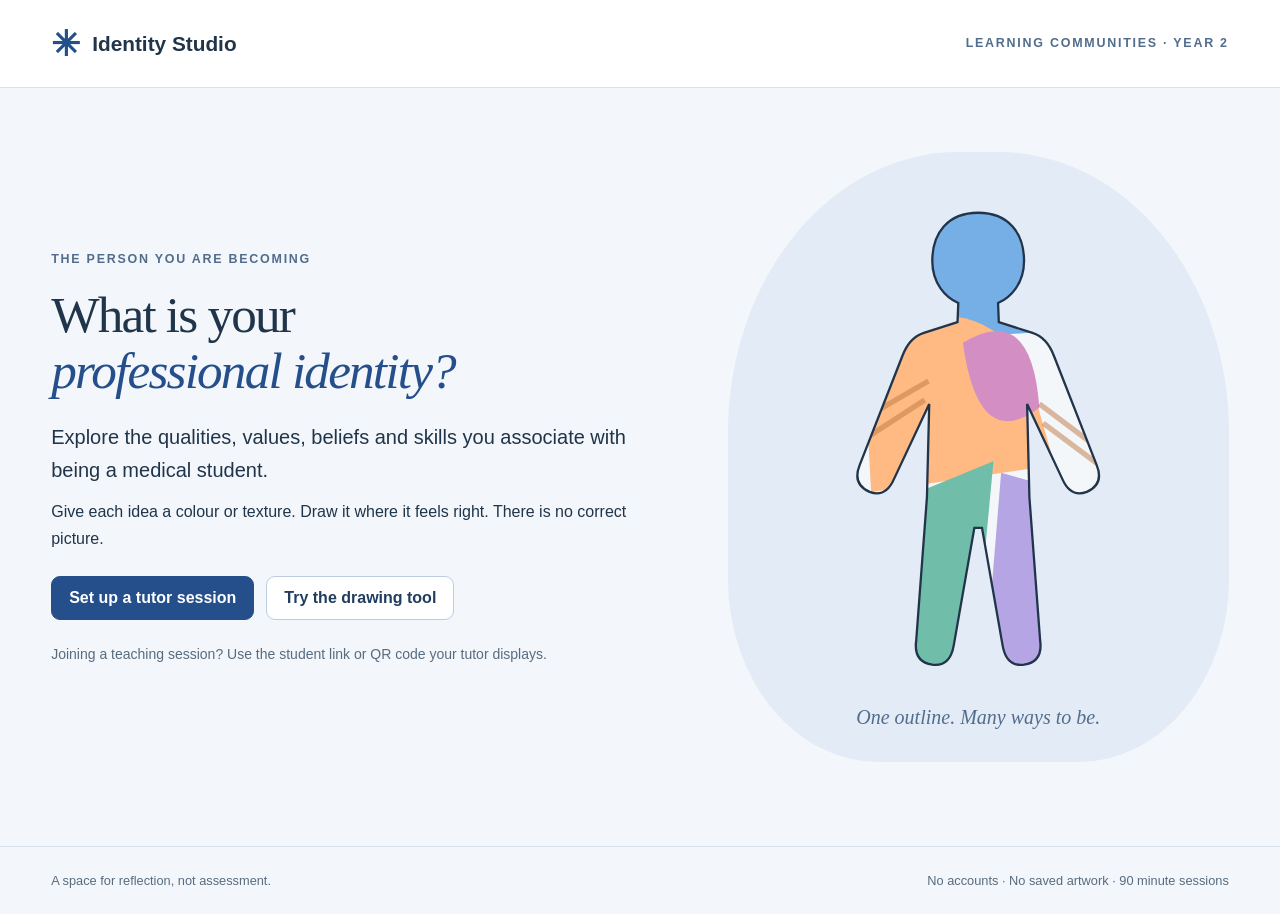
<file: professional-identity/index.html>
<!doctype html>
<html lang="en-GB">
<head>
<meta charset="utf-8"><meta name="viewport" content="width=device-width, initial-scale=1">
<meta name="referrer" content="no-referrer"><meta name="robots" content="noindex,nofollow,noarchive">
<meta http-equiv="Content-Security-Policy" content="default-src 'self'; script-src 'self'; style-src 'self'; img-src 'self' data: blob:; connect-src 'self' https://0.peerjs.com wss://0.peerjs.com; object-src 'none'; base-uri 'none'; form-action 'none'">
<title>Professional Identity Studio</title>
<meta name="description" content="A space to explore the qualities, values, beliefs and skills you bring to medicine.">
<link rel="stylesheet" href="style.css?v=turn2"><script defer src="vendor/peerjs.min.js"></script><script defer src="vendor/qrcode.js"></script><script defer src="app.js?v=turn2"></script>
</head>
<body>
<header><a class="brand" href="./"><span class="brand-icon" aria-hidden="true">✳</span> Identity Studio</a><span class="eyebrow">LEARNING COMMUNITIES · YEAR 2</span><span id="sessionClock" class="clock" hidden></span></header>
<main>
<section id="welcome" class="welcome">
<div class="intro"><p class="eyebrow">THE PERSON YOU ARE BECOMING</p><h1>What is your<br><em>professional identity?</em></h1><p class="lead">Explore the qualities, values, beliefs and skills you associate with being a medical student.</p><p>Give each idea a colour or texture. Draw it where it feels right. There is no correct picture.</p><div class="actions"><button id="openTutor" class="primary">Set up a tutor session</button><button id="tryDrawing">Try the drawing tool</button></div><p class="small">Joining a teaching session? Use the student link or QR code your tutor displays.</p></div>
<div class="welcome-art" aria-hidden="true"><svg viewBox="0 0 500 680"><defs><clipPath id="welcomePerson"><path d="M250 35 C210 35 190 62 190 98 C190 128 208 146 224 153 L223 178 L179 192 Q160 198 151 222 L95 365 Q85 390 108 400 Q129 408 140 383 L186 285 L183 407 L169 594 Q165 622 190 626 Q213 629 218 601 L245 447 L255 447 L282 601 Q287 629 310 626 Q335 622 331 594 L317 407 L314 285 L360 383 Q371 408 392 400 Q415 390 405 365 L349 222 Q340 198 321 192 L277 178 L276 153 C292 146 310 128 310 98 C310 62 290 35 250 35Z"/></clipPath></defs><g clip-path="url(#welcomePerson)"><rect width="500" height="680" fill="#f4f7fa"/><path d="M160 0 L380 0 L345 190 L200 200Z" fill="#76aee6"/><path d="M100 215 Q220 120 310 225 L350 365 L110 400Z" fill="#ffb982"/><path d="M230 205 Q320 150 330 290 Q250 350 230 205" fill="#d38fc4"/><path d="M160 405 L270 360 L240 680 L130 680Z" fill="#70bdaa"/><path d="M280 375 L370 400 L380 680 L255 680Z" fill="#b6a5e5"/><path d="M90 310 L185 255 M95 335 L180 280 M330 285 L410 345 M335 310 L415 370" stroke="#bd7843" stroke-width="7" opacity=".5"/></g><path d="M250 35 C210 35 190 62 190 98 C190 128 208 146 224 153 L223 178 L179 192 Q160 198 151 222 L95 365 Q85 390 108 400 Q129 408 140 383 L186 285 L183 407 L169 594 Q165 622 190 626 Q213 629 218 601 L245 447 L255 447 L282 601 Q287 629 310 626 Q335 622 331 594 L317 407 L314 285 L360 383 Q371 408 392 400 Q415 390 405 365 L349 222 Q340 198 321 192 L277 178 L276 153 C292 146 310 128 310 98 C310 62 290 35 250 35Z" fill="none" stroke="#22344a" stroke-width="3"/></svg><span class="art-caption">One outline. Many ways to be.</span></div>
</section>
<section id="tutorSetup" hidden class="panel setup"><p class="eyebrow">TUTOR SPACE</p><h1>Make room for reflection.</h1><p>Start a 90 minute session for up to 12 students. Only this tutor tab receives the gallery.</p><div class="notice"><strong>Keep this tab open and your device awake.</strong><p>There is no saved gallery. Refreshing or closing this tab ends your access to it. Use “End and delete” before leaving.</p></div><p>Students need no account. Share only the student link generated after starting.</p><div class="notice"><h2>Connection settings</h2><label for="connectionMode">Connection method</label><select id="connectionMode"><option value="relay" selected>TURN relay · university network trial</option><option value="direct">Direct connection · original mode</option></select><div id="relaySettings"><p>Use a TURN service with temporary session credentials. For restricted networks, choose TURNS over TCP on port 443.</p><label for="relayConfig">TURN configuration (ICE servers array or snippet)</label><textarea id="relayConfig" autocomplete="off" spellcheck="false" rows="5" placeholder="Paste Show ICE Servers Array here. JSON or JavaScript snippets are accepted."></textarea><p class="small">Never paste an account API key or account password. These relay credentials are shared with students through the session link. Use short-lived, limited credentials that cover the session. They are kept only in this tab and participating student tabs, and are not saved to GitHub.</p><button id="testRelay" type="button">Test relay on this device</button><p id="relayTestStatus" role="status"></p></div></div><details><summary>Privacy and connection information</summary><p>Drawings and explanations stay in browser memory and travel to the tutor through encrypted WebRTC connections. In TURN relay mode, encrypted traffic passes through your selected relay provider. No artwork is stored in an app database or uploaded to GitHub. PeerJS Cloud handles connection signalling, and Google STUN helps direct-mode devices connect. These providers, the relay provider and the website host process connection information, including IP addresses. Relay provider logging and retention depend on the service you choose. Peer connections also expose network addresses to the other connected device. No analytics, cookies or browser storage are used by this app.</p><p>All active tabs clear the activity after 90 minutes, or when they receive “End and delete”. A disconnected or suspended device cannot be remotely erased; it clears on expiry when its page next runs. Screenshots and browser or device recovery are outside the app’s control.</p><p>TURN relay mode forces submissions through the configured relay so you can test it explicitly. Direct mode uses the original connection method without a relay. Some university networks block WebRTC or PeerJS signalling entirely. Test a student submission on the teaching network before starting the activity; a successful relay reachability test alone does not prove submissions work.</p></details><button id="startSession" class="primary">Start 90 minute session</button><p id="setupStatus" role="status"></p></section>
<section id="tutor" hidden>
<div class="section-heading"><div><p class="eyebrow">THE GROUP PORTRAIT</p><h1>Different people.<br><em>Shared profession.</em></h1></div><div class="actions"><button id="toggleInvites">Show student link</button><button id="lockSession">Pause submissions</button><button id="endSession" class="danger">End and delete</button></div></div>
<div id="invite" class="invite panel"><div><h2>Join the room</h2><p>Scan the QR code or open this student link.</p><label for="studentLink">Student link</label><div class="copy-row"><input id="studentLink" readonly><button id="copyLink">Copy link</button></div><p class="small">Share in the room only. Keep this tutor tab open.</p></div><div id="qr" aria-label="Student session QR code"></div></div>
<div class="gallery-bar"><p id="galleryCount" aria-live="polite">0 of 12 submitted</p><p id="tutorStatus" role="status">Waiting for students to join.</p></div><div id="gallery" class="gallery"></div>
<div id="galleryEmpty" class="empty panel"><h2>A space for every perspective.</h2><p>Submitted people will appear here. Select a person to explore their colours and explanations.</p></div>
<details class="prompts panel"><summary>Prompts for discussion</summary><p>What made you choose that colour or texture? Why did you place it there? Which parts feel most important? What feels shared across the group? What is still developing?</p><p>Invite students to explain their own picture. Avoid interpreting a colour or body area on their behalf. Students can pass on sharing an explanation.</p></details>
</section>
<section id="student" hidden>
<div class="section-heading"><div><p class="eyebrow" id="studentName">YOUR REFLECTION</p><h1>What makes you <em>you?</em></h1><p>What qualities, values, beliefs and skills do you associate with being a medical student?</p></div><div id="connectionStatus" class="connection" role="status">Drawing practice</div></div>
<p class="privacy-note"><strong>Keep it anonymous.</strong> Before you draw, check that the status says “Connected”. Do not include names, patient details or information you would not want discussed with the group.</p>
<div class="workspace"><aside class="tools panel"><h2>Your palette</h2><p class="small">Choose a colour, then draw inside the outline.</p><div id="swatches" class="swatches"></div><label for="customColour">Custom colour</label><input type="color" id="customColour" value="#467ccc"><label for="texture">Texture</label><select id="texture"><option value="solid">Solid</option><option value="stripes">Stripes</option><option value="dots">Dots</option><option value="cross">Crosshatch</option></select><label for="brush">Brush size <output id="brushValue">24</output></label><input id="brush" type="range" min="4" max="90" value="24"><div class="tool-row"><button id="paintTool" aria-pressed="true">Paint</button><button id="eraseTool" aria-pressed="false">Erase</button></div><div class="tool-row"><button id="undo">Undo</button><button id="redo">Redo</button></div><button id="clearDrawing">Clear drawing</button><p class="small">Use a finger, mouse or stylus. The outline stays intact.</p></aside>
<div class="drawing-panel panel"><div class="canvas-heading"><span>YOUR PROFESSIONAL IDENTITY</span><span id="practiceBadge">EXPLORATION, NOT ASSESSMENT</span></div><canvas id="person" width="500" height="680" tabindex="0" aria-label="Human outline drawing canvas. Paint using touch, mouse or stylus. Alternatively describe your colour choices in the explanation."></canvas><p class="small canvas-foot">Choose the size and position of each idea. There is no correct picture.</p></div>
<aside class="reflection panel"><h2>Give your colours meaning.</h2><p class="small">Choose a colour and texture, then add a label. You decide what each represents.</p><form id="legendForm" autocomplete="off"><label for="meaning">This colour represents…</label><input id="meaning" maxlength="90" placeholder="A value, belief, quality or skill"><button id="addMeaning" type="submit">Add palette label</button></form><ul id="legend" class="legend"></ul><label for="explanation">Anything you would like to explain? <span class="small">Optional</span></label><textarea autocomplete="off" id="explanation" maxlength="1500" rows="5" placeholder="Why this colour? Why this part of the person?"></textarea><p class="small">You can also use this space instead of drawing.</p><button id="submitDrawing" class="primary" disabled>Submit to tutor</button><p id="submitStatus" role="status" class="small">Practice only. Nothing will be sent.</p><button id="reconnect" hidden>Reconnect to tutor</button></aside></div>
<details class="panel prompts"><summary>Need a starting point?</summary><p>Think about what you bring to being a medical student, what matters to you, and what you are learning to become. Let the size, position, colour or texture express the meaning you choose.</p></details>
</section>
<section id="ended" class="panel setup" hidden><p class="eyebrow">SESSION CLOSED</p><h1>A reflection for today.</h1><p id="endedMessage">This session has ended. The activity has been cleared from this page.</p><p>No gallery or artwork is saved by this app.</p></section>
</main>
<footer><span>A space for reflection, not assessment.</span><span>No accounts · No saved artwork · 90 minute sessions</span></footer>
<dialog id="zoom"><button id="closeZoom" class="close" aria-label="Close enlarged person">Close</button><div class="zoom-layout"><img id="zoomImage" alt="Enlarged professional identity drawing"><div><p class="eyebrow">A DIFFERENT PERSPECTIVE</p><h2 id="zoomName"></h2><ul id="zoomLegend" class="legend"></ul><p id="zoomExplanation"></p><p class="small">What made you choose these colours and positions?</p><div class="actions"><button id="previousPerson">Previous person</button><button id="nextPerson">Next person</button></div></div></div></dialog>
<dialog id="confirmEnd"><h2>End this session and clear the work?</h2><p>The gallery will be cleared and connected students will be told to clear their pages. This cannot be undone.</p><p class="small">Offline devices clear on expiry when their page next runs.</p><div class="actions"><button id="cancelEnd">Keep session open</button><button id="confirmEndButton" class="danger">End and delete</button></div></dialog>
</body></html>
</file>
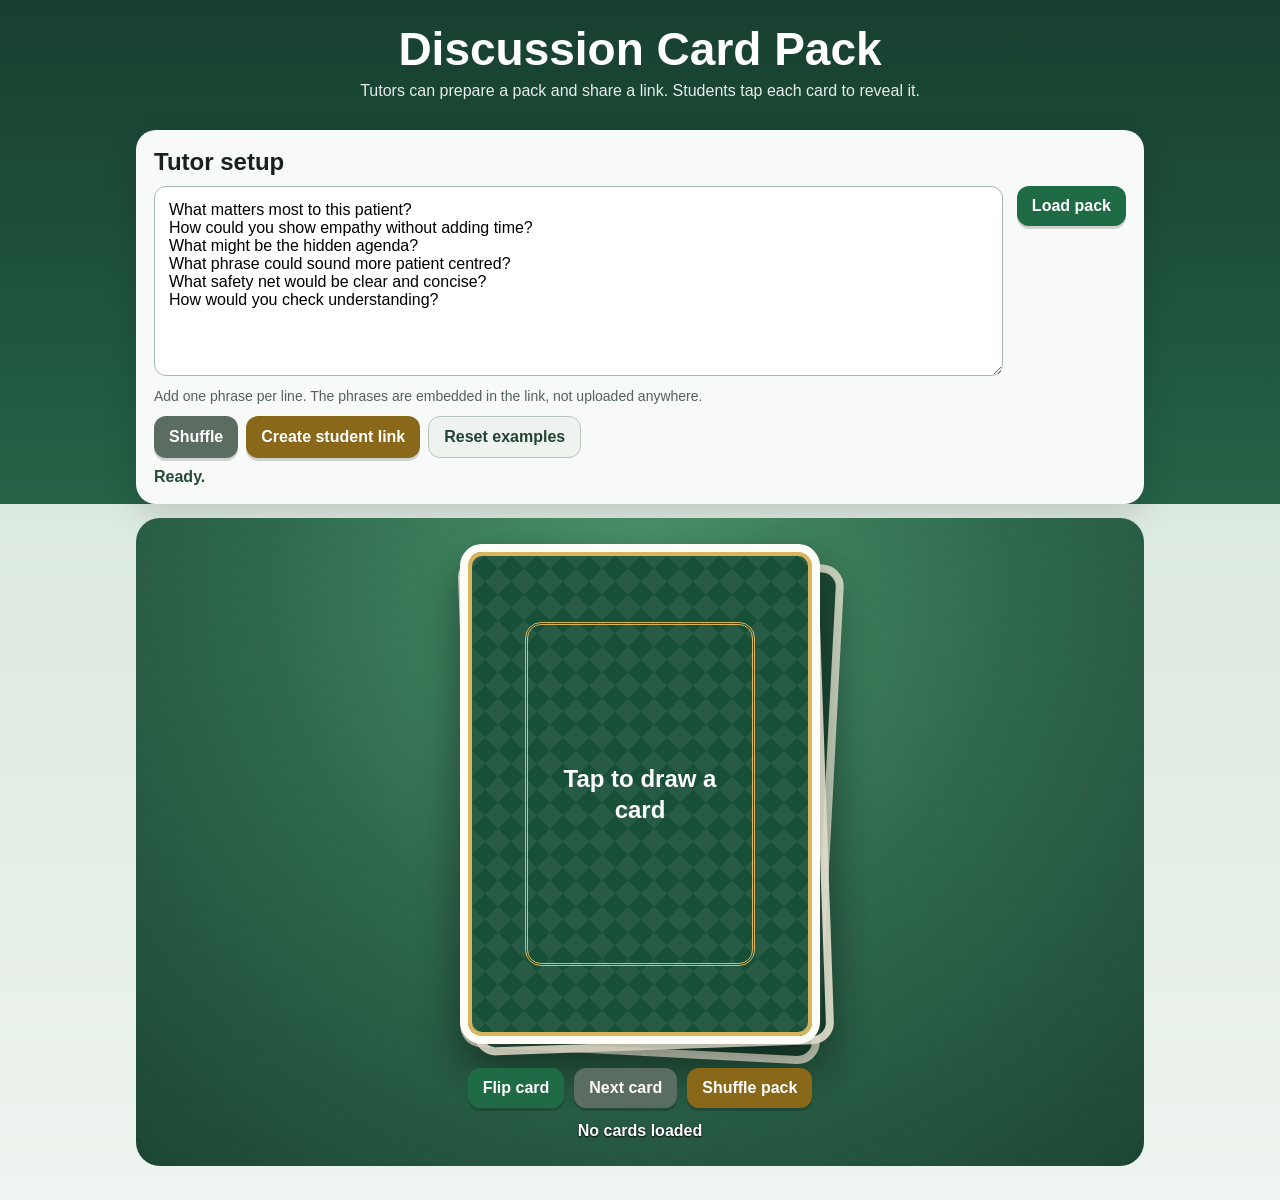
<file: phrase-card.html>
<!doctype html>
<html lang="en">
<head>
<meta charset="utf-8">
<meta name="viewport" content="width=device-width, initial-scale=1, viewport-fit=cover">
<title>Discussion Card Pack</title>
<style>
:root{--ink:#18211b;--green:#1f6b45;--green2:#2f8a5f;--cream:#fffdf7;--gold:#d9b55d;--red:#a93e3e;--shadow:0 18px 45px rgba(0,0,0,.22)}
*{box-sizing:border-box}
body{margin:0;font-family:Arial,Helvetica,sans-serif;background:linear-gradient(180deg,#173f2f 0,#256246 42%,#dce9df 42%,#eef4ef 100%);color:var(--ink);min-height:100vh}
header{padding:22px 18px 16px;text-align:center;color:white}
header h1{margin:0 0 6px;font-size:clamp(28px,5vw,46px)}
header p{margin:0;opacity:.9}
main{max-width:1040px;margin:auto;padding:0 16px 34px}
.panel{background:rgba(255,255,255,.97);border-radius:20px;padding:18px;margin:14px 0;box-shadow:0 10px 32px rgba(0,0,0,.14)}
.panel h2{margin:0 0 10px}
.setup-grid{display:grid;grid-template-columns:1fr auto;gap:14px;align-items:start}
textarea{width:100%;min-height:190px;padding:14px;border:1px solid #a8b7ac;border-radius:12px;font:inherit;font-size:16px;resize:vertical}
button{appearance:none;border:0;border-radius:12px;padding:11px 15px;font-size:16px;font-weight:700;background:var(--green);color:white;cursor:pointer;box-shadow:0 3px 0 rgba(0,0,0,.16)}
button:hover{filter:brightness(1.05)}button:active{transform:translateY(1px);box-shadow:0 1px 0 rgba(0,0,0,.16)}
button.secondary{background:#5b6c60}button.gold{background:#8a6819}button.light{background:#eef3ef;color:#254333;box-shadow:none;border:1px solid #b9c7bd}
.controls{display:flex;flex-wrap:wrap;gap:8px;margin-top:12px}
.sharebox{margin-top:12px;display:none}.sharebox input{width:100%;padding:11px;border:1px solid #a8b7ac;border-radius:10px;font-size:14px}
.note{font-size:14px;color:#536158;margin:8px 0 0}.status{font-weight:700;margin-top:10px;color:#244b35}
.stage{min-height:520px;display:flex;flex-direction:column;align-items:center;justify-content:center;position:relative;overflow:hidden;background:radial-gradient(circle at 50% 10%,#4b956d,#2f694d 48%,#1c4634 100%);border-radius:24px;padding:26px}
.table-texture{position:absolute;inset:0;opacity:.12;background-image:repeating-linear-gradient(25deg,transparent 0 14px,rgba(255,255,255,.1) 14px 15px)}
.deck{position:relative;width:min(78vw,360px);height:min(112vw,500px);max-height:500px;perspective:1200px;z-index:2}
.shadow-card,.card{position:absolute;inset:0;border-radius:22px;border:8px solid var(--cream);box-shadow:var(--shadow)}
.shadow-card{background:#163e2d;border-color:#f5f0de}.shadow-card.one{transform:translate(12px,12px) rotate(3deg);opacity:.78}.shadow-card.two{transform:translate(6px,6px) rotate(-2deg);opacity:.9}
.card{cursor:pointer;transform-style:preserve-3d;transition:transform .55s cubic-bezier(.2,.75,.2,1),opacity .2s;user-select:none;-webkit-tap-highlight-color:transparent}
.card.flipped{transform:rotateY(180deg)}
.face{position:absolute;inset:0;border-radius:14px;backface-visibility:hidden;display:flex;align-items:center;justify-content:center;text-align:center;padding:28px}
.back{background:
linear-gradient(45deg,rgba(255,255,255,.07) 25%,transparent 25% 75%,rgba(255,255,255,.07) 75%),
linear-gradient(-45deg,rgba(255,255,255,.07) 25%,transparent 25% 75%,rgba(255,255,255,.07) 75%),
#174f37;background-size:26px 26px;color:#fff;border:4px solid var(--gold)}
.back-inner{width:82%;height:82%;border:3px double var(--gold);border-radius:16px;display:flex;align-items:center;justify-content:center;padding:24px;font-size:24px;font-weight:700;line-height:1.3}
.front{transform:rotateY(180deg);background:var(--cream);color:#1d271f;border:2px solid #d9d2bd;font-size:clamp(22px,4vw,32px);font-weight:700;line-height:1.25;overflow:auto}
.corner{position:absolute;font-family:Georgia,serif;font-weight:700;color:var(--red);font-size:30px}.corner.tl{top:12px;left:15px}.corner.br{right:15px;bottom:12px;transform:rotate(180deg)}
.stage-controls{z-index:3;display:flex;gap:10px;flex-wrap:wrap;justify-content:center;margin-top:24px}
.counter{z-index:3;color:white;margin-top:14px;font-weight:700;text-shadow:0 1px 2px #000}
.student-only .tutor-panel{display:none}.student-only header p{display:none}
@media(max-width:700px){.setup-grid{grid-template-columns:1fr}.stage{min-height:500px;padding:18px}.deck{width:min(82vw,330px);height:min(116vw,460px)}.controls button,.stage-controls button{flex:1 1 140px}.front{font-size:24px}}
</style>
</head>
<body>
<header><h1>Discussion Card Pack</h1><p>Tutors can prepare a pack and share a link. Students tap each card to reveal it.</p></header>
<main>
<section class="panel tutor-panel">
<h2>Tutor setup</h2>
<div class="setup-grid">
<div>
<textarea id="phraseBox" aria-label="Phrases, one per line">What matters most to this patient?
How could you show empathy without adding time?
What might be the hidden agenda?
What phrase could sound more patient centred?
What safety net would be clear and concise?
How would you check understanding?</textarea>
<p class="note">Add one phrase per line. The phrases are embedded in the link, not uploaded anywhere.</p>
</div>
<div><button onclick="startPack()">Load pack</button></div>
</div>
<div class="controls">
<button class="secondary" onclick="shufflePack()">Shuffle</button>
<button class="gold" onclick="makeShareLink()">Create student link</button>
<button class="light" onclick="resetExamples()">Reset examples</button>
</div>
<div id="shareBox" class="sharebox">
<input id="shareLink" readonly aria-label="Student share link">
<div class="controls"><button onclick="copyShareLink()">Copy link</button><button class="light" onclick="openStudentLink()">Open student view</button></div>
<p class="note">For students to use the link, this same HTML file must be hosted online once, for example on GitHub Pages or your university web space.</p>
</div>
<div id="status" class="status">Ready.</div>
</section>

<section class="stage" aria-label="Card table">
<div class="table-texture"></div>
<div class="deck" aria-live="polite">
<div class="shadow-card one"></div><div class="shadow-card two"></div>
<div id="card" class="card" onclick="cardTap()" role="button" tabindex="0" aria-label="Discussion card">
<div class="face back"><div class="back-inner" id="backText">Tap to draw a card</div></div>
<div class="face front"><span class="corner tl">◆</span><div id="phraseText">Load a pack to begin</div><span class="corner br">◆</span></div>
</div>
</div>
<div class="stage-controls">
<button onclick="cardTap()">Flip card</button>
<button class="secondary" onclick="nextCard()">Next card</button>
<button class="gold" onclick="shufflePack()">Shuffle pack</button>
</div>
<div id="counter" class="counter">No cards loaded</div>
</section>
</main>
<script>
var cards=[];var current=0;var revealed=false;
function el(id){return document.getElementById(id)}
function trimText(s){return String(s).replace(/^\s+|\s+$/g,'')}
function parsePhrases(){var lines=el('phraseBox').value.split(/\r?\n/),out=[];for(var i=0;i<lines.length;i++){var t=trimText(lines[i]);if(t){out.push(t)}}return out}
function setStatus(t){var s=el('status');if(s){s.textContent=t}}
function updateCard(){var c=el('card');c.className=revealed?'card flipped':'card';el('phraseText').textContent=cards.length?cards[current]:'Load a pack to begin';el('backText').textContent=cards.length?'Tap to reveal':'Tap to draw a card';el('counter').textContent=cards.length?('Card '+(current+1)+' of '+cards.length):'No cards loaded'}
function startPack(){cards=parsePhrases();current=0;revealed=false;if(!cards.length){setStatus('Add at least one phrase.');updateCard();return}setStatus(cards.length+' card'+(cards.length===1?'':'s')+' loaded.');updateCard()}
function cardTap(){if(!cards.length){startPack();if(!cards.length){return}}if(!revealed){revealed=true;updateCard()}else{nextCard()}}
function nextCard(){if(!cards.length){startPack();if(!cards.length){return}}current=(current+1)%cards.length;revealed=false;updateCard()}
function shuffleArray(a){for(var i=a.length-1;i>0;i--){var j=Math.floor(Math.random()*(i+1)),x=a[i];a[i]=a[j];a[j]=x}}
function shufflePack(){if(!cards.length){cards=parsePhrases()}if(!cards.length){setStatus('Add at least one phrase.');return}shuffleArray(cards);current=0;revealed=false;setStatus('Pack shuffled.');updateCard()}
function encodePack(list){return btoa(unescape(encodeURIComponent(JSON.stringify(list)))).replace(/\+/g,'-').replace(/\//g,'_').replace(/=+$/,'')}
function decodePack(text){var s=text.replace(/-/g,'+').replace(/_/g,'/');while(s.length%4){s+='='}return JSON.parse(decodeURIComponent(escape(atob(s))))}
function makeShareLink(){var list=parsePhrases();if(!list.length){setStatus('Add at least one phrase first.');return}var base=location.href.split('#')[0];var link=base+'#pack='+encodePack(list);el('shareLink').value=link;el('shareBox').style.display='block';setStatus('Student link created.')}
function copyShareLink(){var input=el('shareLink');input.focus();input.select();var ok=false;try{ok=document.execCommand('copy')}catch(e){}if(navigator.clipboard&&window.isSecureContext){navigator.clipboard.writeText(input.value).then(function(){setStatus('Link copied.')},function(){setStatus(ok?'Link copied.':'Select and copy the link manually.')})}else{setStatus(ok?'Link copied.':'Select and copy the link manually.')}}
function openStudentLink(){var link=el('shareLink').value;if(link){window.open(link,'_blank')}}
function resetExamples(){el('phraseBox').value='What matters most to this patient?\nHow could you show empathy without adding time?\nWhat might be the hidden agenda?\nWhat phrase could sound more patient centred?\nWhat safety net would be clear and concise?\nHow would you check understanding?';cards=[];current=0;revealed=false;el('shareBox').style.display='none';setStatus('Examples restored.');updateCard()}
function loadFromHash(){if(location.hash.indexOf('#pack=')!==0){return}try{var list=decodePack(location.hash.slice(6));if(!Array.isArray(list)||!list.length){return}cards=[];for(var i=0;i<list.length;i++){var t=trimText(list[i]);if(t){cards.push(t)}}if(!cards.length){return}document.body.className='student-only';shuffleArray(cards);current=0;revealed=false;updateCard()}catch(e){setStatus('This student link could not be read.') }}
document.addEventListener('keydown',function(e){if((e.key==='Enter'||e.key===' ')&&document.activeElement===el('card')){e.preventDefault();cardTap()}})
loadFromHash();updateCard();
</script>
</body>
</html>
</file>
<file: professional-identity/style.css>
:root{font-family:Arial,Helvetica,sans-serif;color:#20354a;background:#f3f6fa;font-size:16px;--blue:#244f8b;--line:#d8e1ec;--muted:#586c80}*{box-sizing:border-box}[hidden]{display:none!important}body{margin:0}header{min-height:88px;display:flex;align-items:center;gap:28px;border-bottom:1px solid var(--line);padding:20px 4vw;background:#fff}.brand{font-size:1.3rem;font-weight:700;color:inherit;text-decoration:none;display:flex;gap:12px;align-items:center}.brand-icon{font-size:2.2rem;color:var(--blue)}.eyebrow{font-size:.78rem;font-weight:700;letter-spacing:.14em;color:#526d8c;line-height:1.8}header .eyebrow{margin-left:auto}main{max-width:1560px;margin:auto;padding:44px 4vw 64px}h1{font-family:Georgia,serif;font-weight:400;font-size:clamp(2.3rem,4vw,4.5rem);line-height:1.1;letter-spacing:-.035em;margin:16px 0 22px}h1 em{font-weight:400;color:var(--blue)}h2{font-family:Georgia,serif;font-size:1.5rem;font-weight:400;margin:0 0 16px}p{line-height:1.65;margin:12px 0}.lead{font-size:1.25rem}.small{font-size:.875rem;color:var(--muted);line-height:1.55}.welcome{display:grid;grid-template-columns:1.25fr 1fr;gap:50px;min-height:650px;align-items:center}.intro{max-width:660px}.welcome-art{border-radius:46% 46% 30% 30%;background:#e3ebf6;height:610px;display:flex;flex-direction:column;align-items:center;justify-content:center;position:relative}.welcome-art svg{height:520px;max-width:100%}.art-caption{font-family:Georgia,serif;font-style:italic;font-size:1.25rem;color:#526d8c}.actions,.tool-row{display:flex;gap:12px;align-items:center;flex-wrap:wrap}.actions{margin:24px 0}.panel{background:white;border:1px solid var(--line);border-radius:16px;padding:26px}button,input,textarea,select{font:inherit}button{border:1px solid #becddd;background:#fff;color:#203d60;padding:12px 17px;border-radius:9px;font-weight:600;cursor:pointer;min-height:44px;transition:background .15s}button:hover{background:#e9eff7}button:disabled{opacity:.5;cursor:not-allowed}button:focus-visible,a:focus-visible,summary:focus-visible,input:focus-visible,textarea:focus-visible,select:focus-visible,canvas:focus-visible{outline:3px solid #bd6d27;outline-offset:3px}.primary{background:var(--blue);color:#fff;border-color:var(--blue)}.primary:hover{background:#183b6c}.danger{color:#a32a35;border-color:#dfadb2;background:#fff6f6}.danger:hover{background:#ffe6e6}.setup{max-width:850px;margin:30px auto;padding:40px}.setup h1{font-size:3rem}.notice,.privacy-note{background:#eaf1fa;border-radius:10px;padding:16px 20px}.notice p{margin-bottom:0}details{margin:24px 0}summary{cursor:pointer;font-weight:600;line-height:1.6}.section-heading{display:flex;align-items:center;justify-content:space-between;gap:30px}.section-heading h1{font-size:clamp(2.3rem,3.4vw,3.8rem)}.section-heading p{max-width:720px}.section-heading .actions{justify-content:flex-end}.clock{background:#eaf1fa;padding:8px 14px;border-radius:8px;font-variant-numeric:tabular-nums;white-space:nowrap;font-weight:700}.invite{display:grid;grid-template-columns:1fr 180px;gap:36px;background:#e7effa;align-items:center}.invite input{background:white}.copy-row{display:flex;gap:10px}.copy-row input{flex:1;min-width:0}.invite svg{width:180px;height:180px;display:block;background:white;border:8px solid white}.gallery-bar{display:flex;justify-content:space-between;gap:20px;color:var(--muted);font-size:.9rem;margin:20px 0}.gallery{display:grid;grid-template-columns:repeat(4,minmax(0,1fr));gap:18px}.gallery-card{background:#fff;padding:14px;border-radius:14px;border:1px solid var(--line);text-align:left}.gallery-card img{width:100%;aspect-ratio:500/680;object-fit:contain;display:block;max-height:300px}.gallery-card h2{font:600 1rem Arial;margin:12px 0 4px}.gallery-card p{font-weight:400;margin:0;font-size:.875rem;color:var(--muted)}.empty{padding:70px 25px;text-align:center;color:var(--muted)}.prompts{padding:20px 26px}.workspace{display:grid;grid-template-columns:210px minmax(300px,1fr) 290px;gap:20px;align-items:start}.tools,.reflection{padding:22px}.tools h2,.reflection h2{font-size:1.35rem}.tools button,.reflection button{width:100%;margin-top:10px;font-size:.9rem;padding:11px}.tool-row{gap:8px}.tool-row button{flex:1;width:auto;padding:10px 6px}.tool-row [aria-pressed=true]{background:var(--blue);color:white}.swatches{display:grid;grid-template-columns:repeat(4,1fr);gap:9px;margin:20px 0}.swatch{height:32px;min-height:32px!important;padding:0!important;border-radius:50%;width:32px!important;margin:0!important;border:3px solid white;box-shadow:0 0 0 1px #c5d0df}.swatch[aria-pressed=true]{box-shadow:0 0 0 3px #243f60}.swatch:hover{filter:brightness(.9)}label{font-size:.875rem;display:block;font-weight:600;margin:18px 0 8px;line-height:1.4}input:not([type=color]):not([type=range]),textarea,select{width:100%;padding:12px;border:1px solid #bdcddd;border-radius:7px;color:#243c55;background:white}input[type=color]{width:100%;height:40px;background:white;border:1px solid #bdcddd;border-radius:7px;padding:3px}input[type=range]{width:100%;accent-color:var(--blue)}select{appearance:none;background-image:url("data:image/svg+xml,%3Csvg xmlns='http://www.w3.org/2000/svg' width='12' height='8'%3E%3Cpath d='m1 1 5 5 5-5' fill='none' stroke='%23243c55' stroke-width='2'/%3E%3C/svg%3E");background-repeat:no-repeat;background-position:right 12px center;padding-right:30px}textarea{resize:vertical}output{float:right;font-weight:400}.drawing-panel{padding:16px 18px 8px;position:sticky;top:14px}.canvas-heading{display:flex;justify-content:space-between;gap:12px;font-size:.65rem;letter-spacing:.09em;color:var(--muted);font-weight:700;padding:10px 4px 0}.canvas-heading span:last-child{font-weight:400;text-align:right}canvas{display:block;width:100%;max-height:70vh;aspect-ratio:500/680;object-fit:contain;touch-action:none;cursor:crosshair}canvas:focus{outline-offset:0}.canvas-foot{text-align:center;font-style:italic;font-family:Georgia,serif}.legend{list-style:none;padding:0;margin:18px 0}.legend li{display:flex;align-items:center;gap:10px;margin:12px 0;font-size:.9rem;line-height:1.5;overflow-wrap:anywhere}.legend-chip{width:25px;height:25px;border-radius:6px;flex-shrink:0;border:1px solid #9caebe}.legend .remove{margin:0 0 0 auto!important;width:28px!important;min-height:28px;padding:0!important;font-size:1rem!important;border:0}.connection{padding:10px 14px;background:#e7effa;border-radius:9px;font-size:.875rem;max-width:250px}.privacy-note{font-size:.9rem;background:#fff7e8;border:1px solid #eddbb9;margin:0 0 24px}.reflection .small{margin-top:0}footer{border-top:1px solid var(--line);display:flex;justify-content:space-between;gap:18px;padding:24px 4vw;font-size:.8rem;color:var(--muted);line-height:1.5}dialog{border:1px solid var(--line);border-radius:18px;color:#20354a;max-width:1000px;width:92vw;padding:30px;max-height:92vh}dialog::backdrop{background:#172b46b8}.close{display:block;margin-left:auto}.zoom-layout{display:grid;grid-template-columns:1.2fr 1fr;align-items:center;gap:28px}.zoom-layout img{max-height:72vh;width:100%;object-fit:contain}.zoom-layout p{white-space:pre-wrap;overflow-wrap:anywhere}#confirmEnd{max-width:600px}.reduced{color:#9d3535}#setupStatus{color:#9d3535}.status-success{color:#23705d!important}@media(min-width:1500px){.workspace{grid-template-columns:230px minmax(400px,1fr) 330px}}@media(max-width:1100px){.workspace{grid-template-columns:190px minmax(260px,1fr)}.reflection{grid-column:1/-1}.reflection textarea{max-width:700px}.reflection .primary{width:auto;min-width:220px}.gallery{grid-template-columns:repeat(3,1fr)}.section-heading{align-items:flex-start;flex-direction:column;gap:0}.section-heading .actions{justify-content:flex-start}.welcome-art{height:530px}}@media(max-width:700px){header{gap:12px;flex-wrap:wrap;padding:16px 5vw}header .eyebrow{display:none}.clock{margin-left:auto}main{padding:26px 5vw 40px}.welcome{grid-template-columns:1fr;gap:25px;min-height:auto}.welcome-art{height:390px}.welcome-art svg{height:325px}.intro h1{font-size:2.8rem}.workspace{grid-template-columns:1fr}.tools{display:grid;grid-template-columns:1fr 1fr;gap:8px 18px}.tools h2,.tools p,.tools .swatches{grid-column:1/-1}.tools label{margin:6px 0}.tools .swatches{grid-template-columns:repeat(8,1fr);margin:8px 0 16px}.tools input,.tools select{grid-column:2}.tools h2{margin:0}.tools .tool-row{grid-column:auto}.drawing-panel{position:static}.reflection{grid-column:auto}canvas{max-height:none}.gallery{grid-template-columns:repeat(2,1fr);gap:10px}.gallery-card{padding:10px}.invite{grid-template-columns:1fr;gap:16px}.invite #qr{grid-row:1}.invite svg{margin:auto}.copy-row{flex-wrap:wrap}.copy-row input{flex-basis:100%}.gallery-bar{flex-direction:column;gap:0}.gallery-bar p{margin:5px 0}.zoom-layout{grid-template-columns:1fr;gap:16px}.zoom-layout img{max-height:53vh}.setup{padding:24px}.setup h1{font-size:2.5rem}.actions button{flex-grow:1}footer{flex-direction:column}.canvas-heading{font-size:.6rem}}@media(prefers-reduced-motion:reduce){*{transition:none!important}}
</file>
